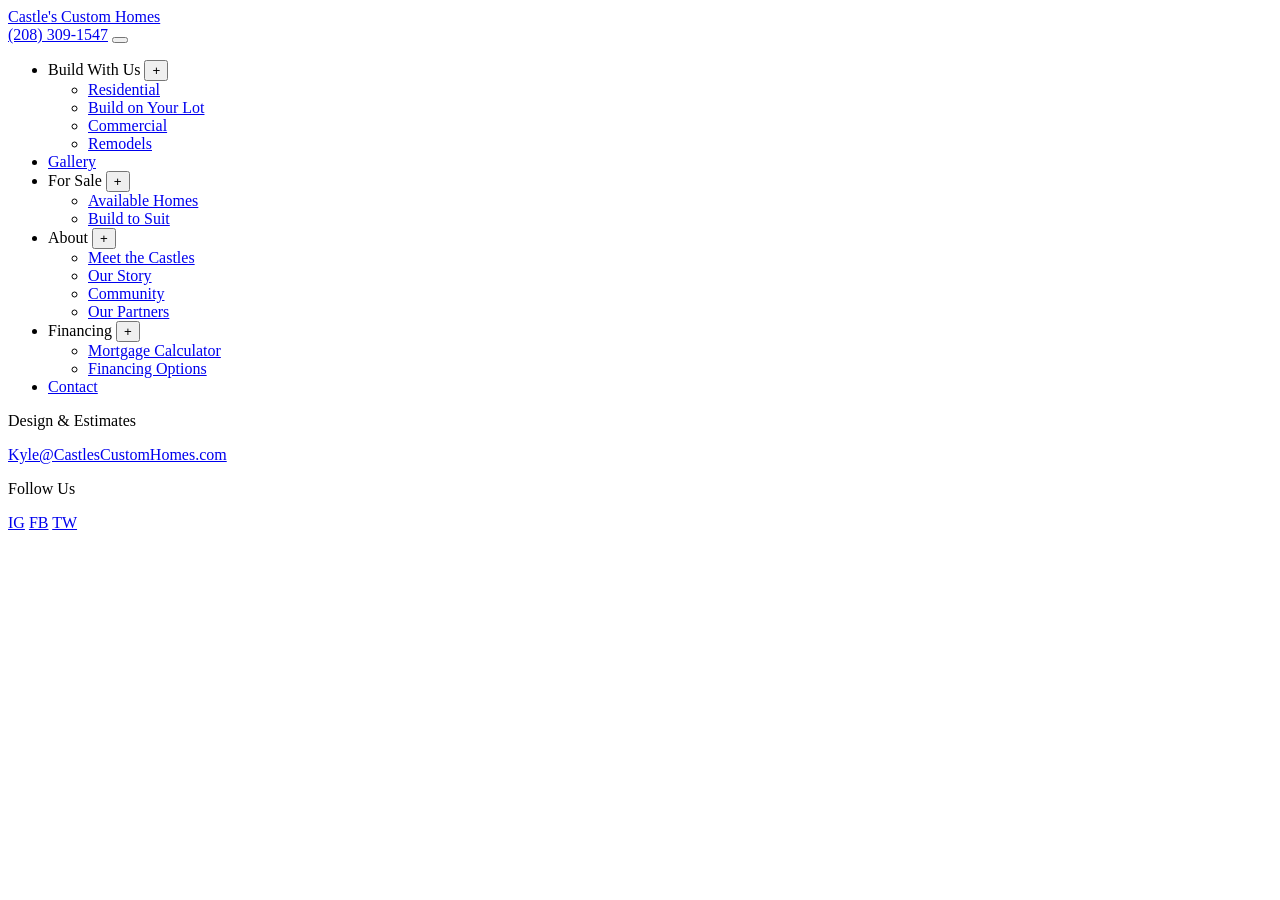
<file: assets/_nav.html>
<!--
  _nav.html — Navigation partial
  Castle's Custom Homes

  USAGE: Copy this block into every page's <body>, just after <body>.
  The data-nav-style attribute on <body> controls transparency:
    - data-nav-style="hero"  → transparent on load, darkens on scroll (Home page)
    - data-nav-style="solid" → always dark (all other pages)

  If you add a new page, just add it to the sub-menu list below.
-->

<nav class="site-nav" id="main-nav">
  <a href="../index.html" class="nav-logo">
    Castle<span class="apostrophe">'</span>s Custom Homes
  </a>
  <div class="nav-right">
    <a href="tel:2083091547" class="nav-phone">(208) 309-1547</a>
    <button class="hamburger" id="hamburger" aria-label="Open menu" aria-expanded="false">
      <span></span><span></span><span></span>
    </button>
  </div>
</nav>

<!-- Full-screen overlay menu -->
<div class="nav-overlay" id="nav-overlay" role="dialog" aria-label="Navigation menu">
  <div class="overlay-accent"></div>
  <div class="nav-overlay-inner">
    <ul class="overlay-menu">

      <!-- Build With Us -->
      <li class="overlay-item">
        <div class="overlay-item-header">
          <span class="overlay-link">Build With Us</span>
          <button class="overlay-toggle" aria-label="Expand Build With Us" onclick="toggleSub(this)">+</button>
        </div>
        <ul class="sub-menu">
          <li><a href="pages/residential.html" onclick="closeNav()">Residential</a></li>
          <li><a href="pages/your-lot.html"    onclick="closeNav()">Build on Your Lot</a></li>
          <li><a href="pages/commercial.html"  onclick="closeNav()">Commercial</a></li>
          <li><a href="pages/remodel.html"     onclick="closeNav()">Remodels</a></li>
        </ul>
      </li>

      <!-- Gallery -->
      <li class="overlay-item">
        <div class="overlay-item-header">
          <a href="pages/gallery.html" class="overlay-link" onclick="closeNav()">Gallery</a>
        </div>
      </li>

      <!-- For Sale -->
      <li class="overlay-item">
        <div class="overlay-item-header">
          <span class="overlay-link">For Sale</span>
          <button class="overlay-toggle" aria-label="Expand For Sale" onclick="toggleSub(this)">+</button>
        </div>
        <ul class="sub-menu">
          <li><a href="pages/for-sale.html" onclick="closeNav()">Available Homes</a></li>
          <li><a href="pages/for-sale.html" onclick="closeNav()">Build to Suit</a></li>
        </ul>
      </li>

      <!-- About -->
      <li class="overlay-item">
        <div class="overlay-item-header">
          <span class="overlay-link">About</span>
          <button class="overlay-toggle" aria-label="Expand About" onclick="toggleSub(this)">+</button>
        </div>
        <ul class="sub-menu">
          <li><a href="pages/about.html" onclick="closeNav()">Meet the Castles</a></li>
          <li><a href="pages/about.html" onclick="closeNav()">Our Story</a></li>
          <li><a href="pages/about.html" onclick="closeNav()">Community</a></li>
          <li><a href="pages/about.html" onclick="closeNav()">Our Partners</a></li>
        </ul>
      </li>

      <!-- Financing -->
      <li class="overlay-item">
        <div class="overlay-item-header">
          <span class="overlay-link">Financing</span>
          <button class="overlay-toggle" aria-label="Expand Financing" onclick="toggleSub(this)">+</button>
        </div>
        <ul class="sub-menu">
          <li><a href="pages/financing.html" onclick="closeNav()">Mortgage Calculator</a></li>
          <li><a href="pages/financing.html" onclick="closeNav()">Financing Options</a></li>
        </ul>
      </li>

      <!-- Contact -->
      <li class="overlay-item">
        <div class="overlay-item-header">
          <a href="pages/contact.html" class="overlay-link" onclick="closeNav()">Contact</a>
        </div>
      </li>

    </ul>

    <div class="overlay-footer">
      <div>
        <p class="overlay-contact-label">Design & Estimates</p>
        <p class="overlay-contact-val">
          <a href="mailto:kyle@castlescustomhomes.com">Kyle@CastlesCustomHomes.com</a>
        </p>
      </div>
      <div>
        <p class="overlay-contact-label">Follow Us</p>
        <div class="overlay-socials">
          <a href="https://instagram.com/castlescustomhomes" class="overlay-social" target="_blank">IG</a>
          <a href="https://facebook.com/Castles-Custom-Homes-271304149964379" class="overlay-social" target="_blank">FB</a>
          <a href="https://twitter.com/castlescustom" class="overlay-social" target="_blank">TW</a>
        </div>
      </div>
    </div>
  </div>
</div>
</file>
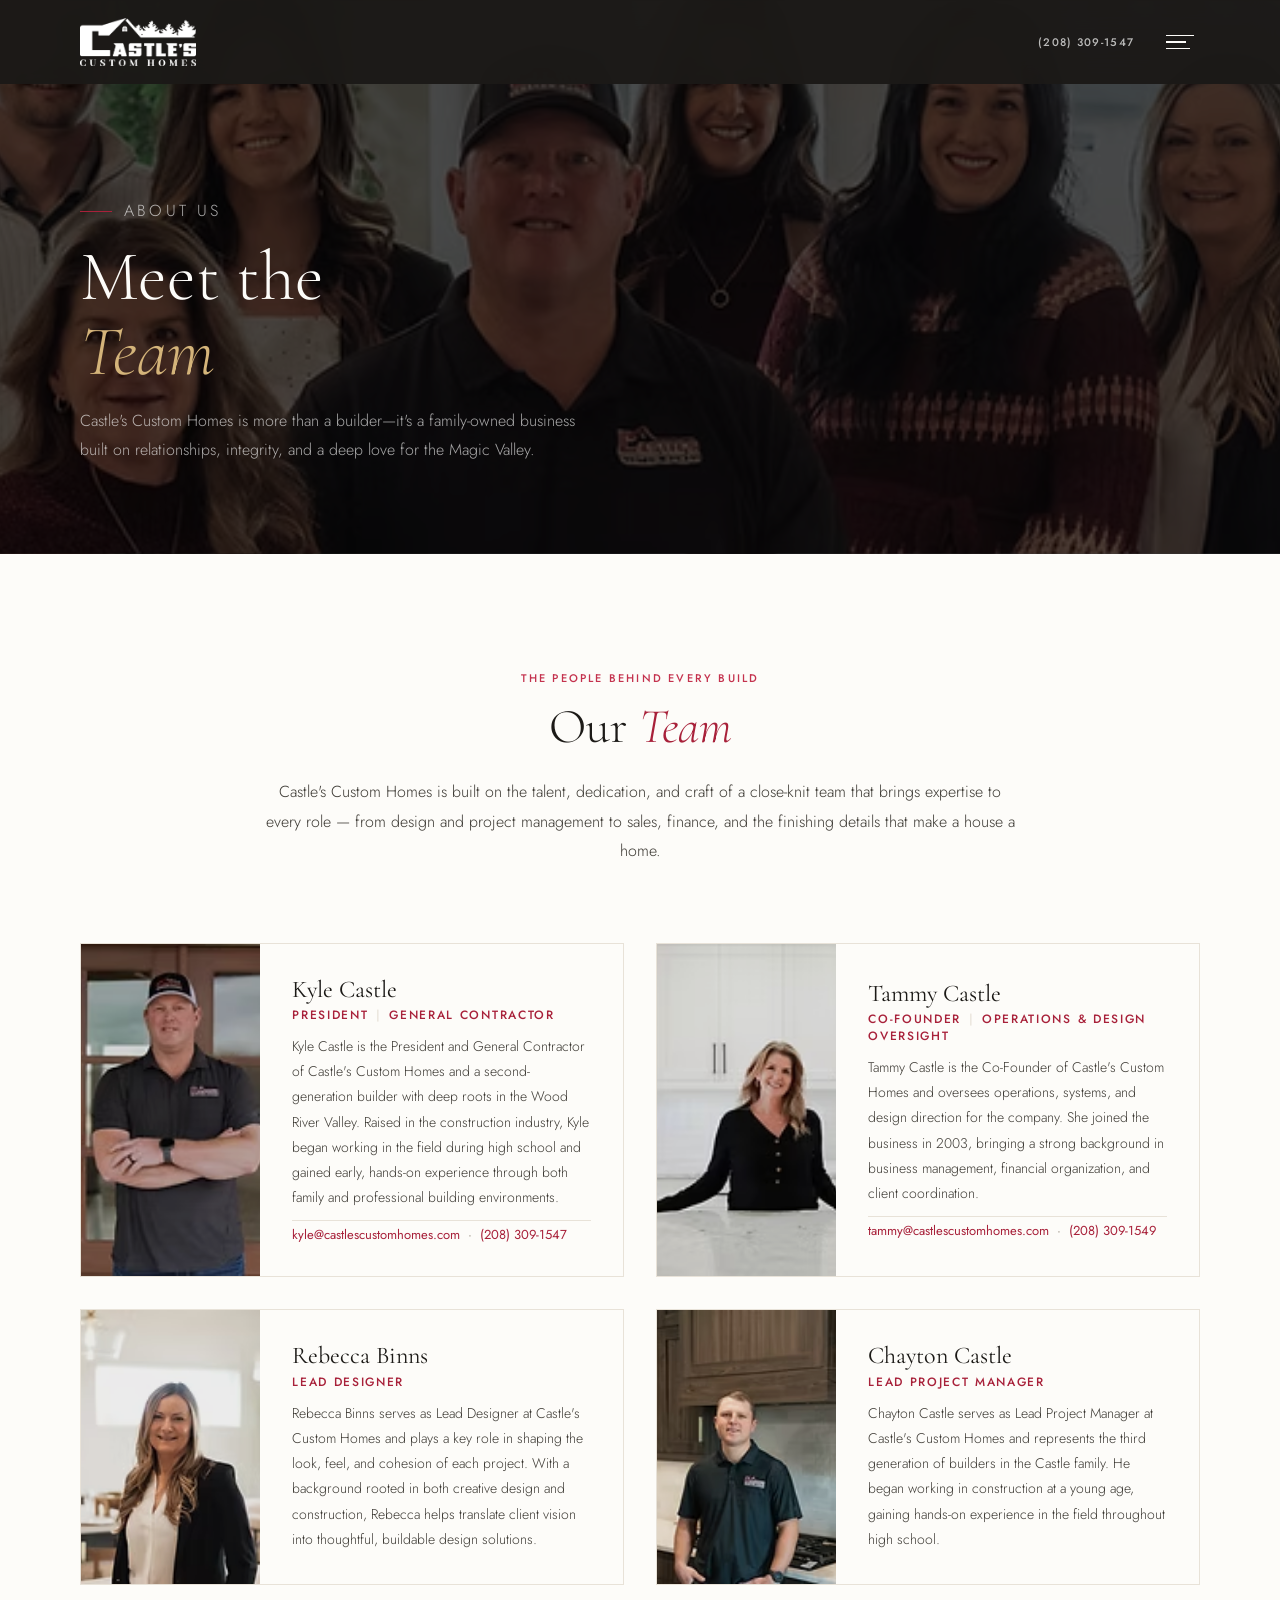
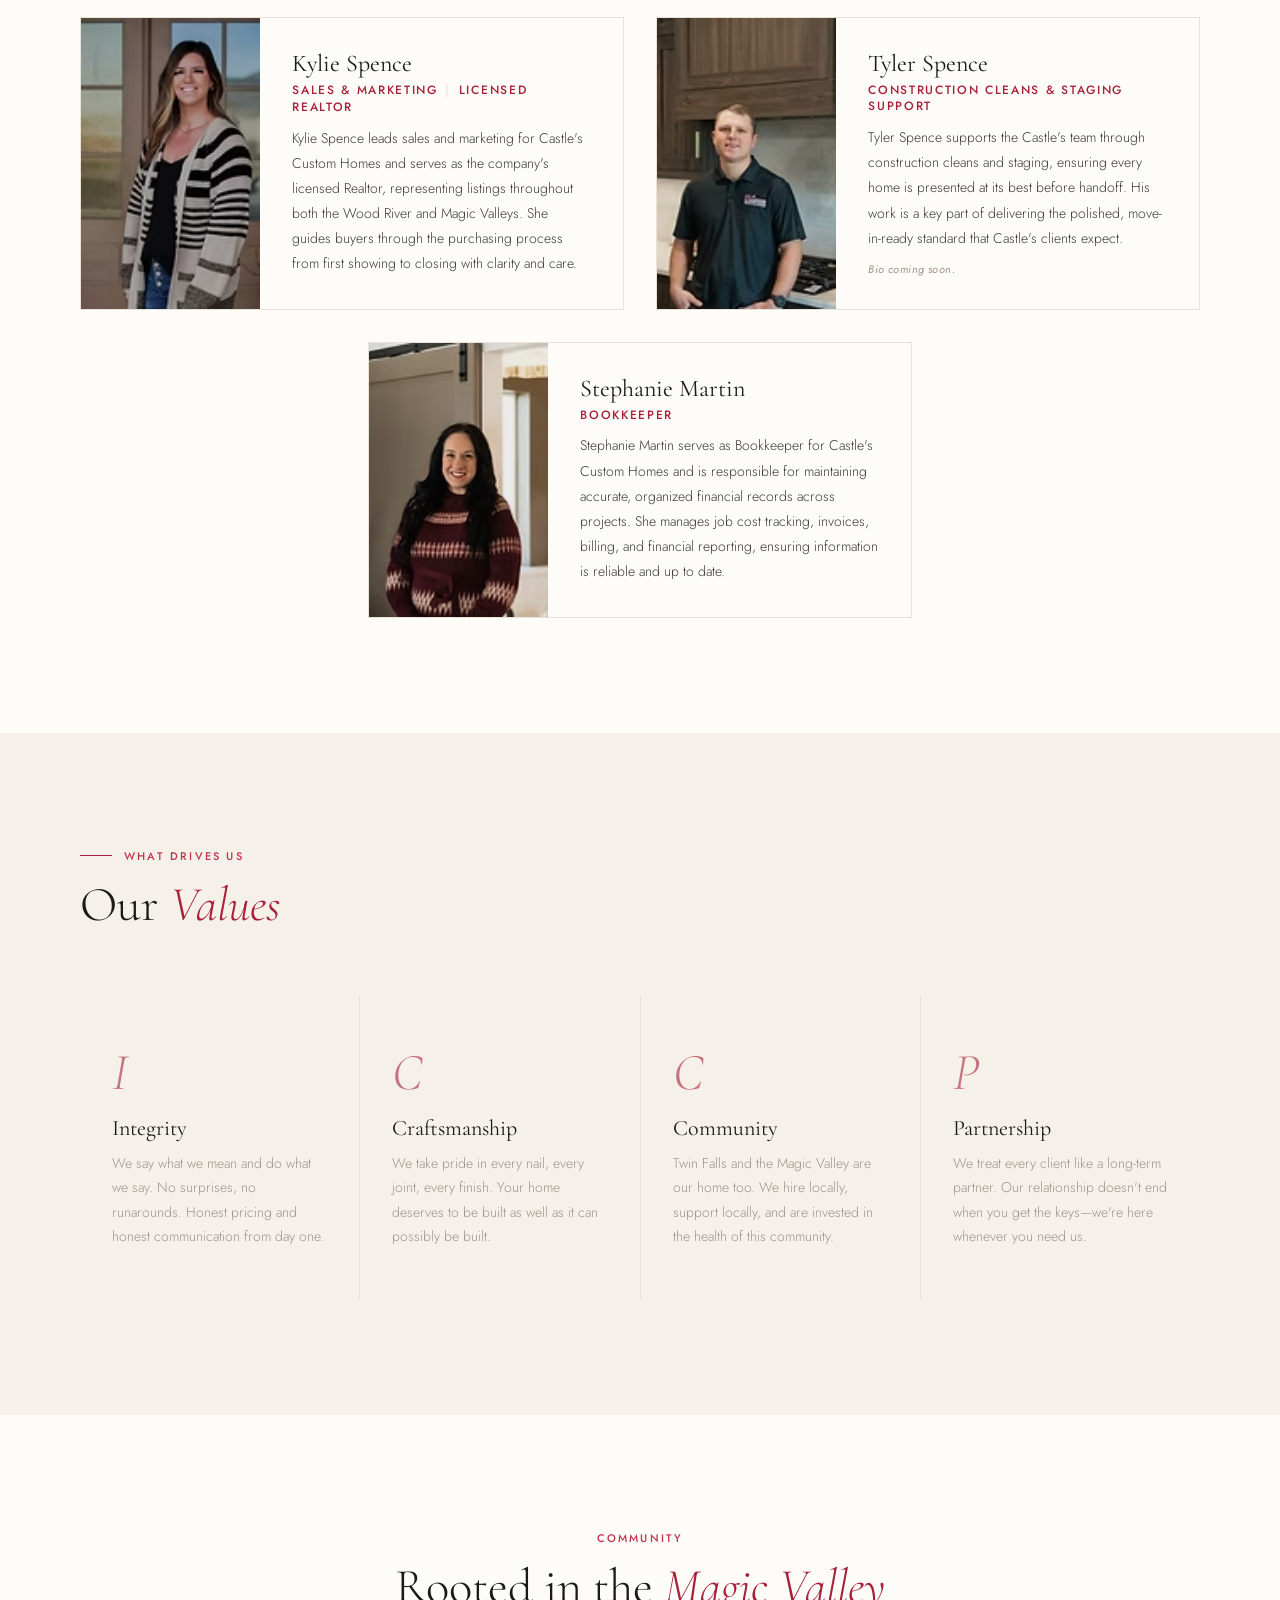
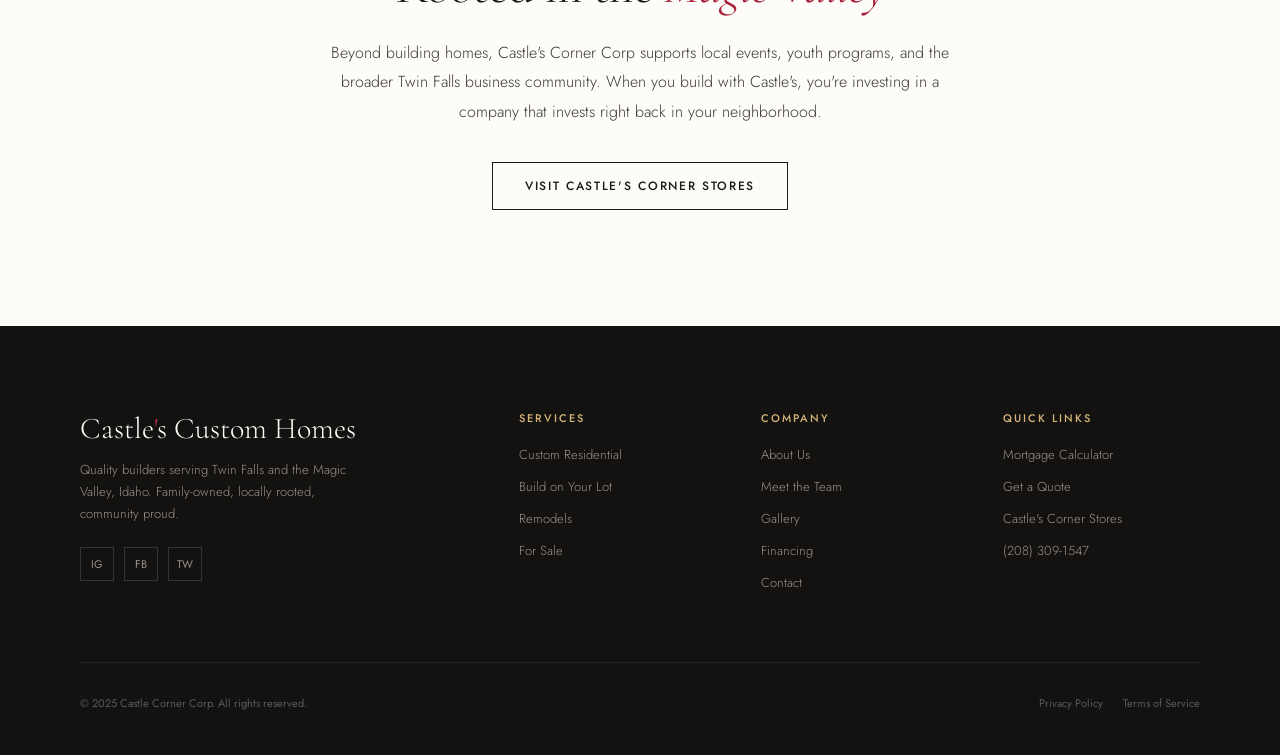
<file: pages/about.html>
<!DOCTYPE html>
<html lang="en">
<head>
  <meta charset="UTF-8">
  <meta name="viewport" content="width=device-width, initial-scale=1.0">
  <title>About Us | Castle's Custom Homes</title>
  <link rel="preconnect" href="https://fonts.googleapis.com">
  <link href="https://fonts.googleapis.com/css2?family=Cormorant+Garamond:ital,wght@0,300;0,400;0,600;1,300;1,400&family=Jost:wght@300;400;500&display=swap" rel="stylesheet">
  <link rel="stylesheet" href="../css/variables.css">
  <link rel="stylesheet" href="../css/global.css">
  <link rel="stylesheet" href="../css/nav.css">
  <link rel="stylesheet" href="../css/footer.css">
  <link rel="stylesheet" href="../css/pages.css">
  <meta http-equiv="X-Content-Type-Options" content="nosniff">
  <meta http-equiv="X-Frame-Options" content="SAMEORIGIN">
  <meta http-equiv="X-XSS-Protection" content="1; mode=block">
  <meta name="referrer" content="strict-origin-when-cross-origin">
</head>
<body data-nav-style="solid">
  <nav class="site-nav" id="main-nav">
    <a href="../index.html" class="nav-logo"><img loading="lazy" src="../assets/images/LogoWhite.png" alt="Castle's Custom Homes Logo"></a>
    <div class="nav-right">
      <a href="tel:2083091547" class="nav-phone">(208) 309-1547</a>
      <button class="hamburger" id="hamburger" aria-label="Open menu" aria-expanded="false">
        <span></span><span></span><span></span>
      </button>
    </div>
  </nav>
  <div class="nav-overlay" id="nav-overlay" role="dialog" aria-label="Navigation menu">
    <div class="overlay-accent"></div>
    <div class="nav-overlay-inner">
      <ul class="overlay-menu">
        <li class="overlay-item">
          <div class="overlay-item-header">
            <a class="overlay-link" href="#" onclick="toggleSub(this.parentElement.querySelector('.overlay-toggle')); return false;">Build With Us</a>
            <button class="overlay-toggle" aria-label="Expand" onclick="toggleSub(this)">+</button>
          </div>
          <ul class="sub-menu">
            <li><a href="residential.html" onclick="closeNav()">Residential</a></li>
            <li><a href="your-lot.html"    onclick="closeNav()">Build on Your Lot</a></li>
            <li><a href="remodel.html"     onclick="closeNav()">Remodels</a></li>
          </ul>
        </li>
        <li class="overlay-item">
          <div class="overlay-item-header">
            <a href="gallery.html" class="overlay-link" onclick="closeNav()">Gallery</a>
          </div>
        </li>
        <li class="overlay-item">
          <div class="overlay-item-header">
            <a class="overlay-link" href="#" onclick="toggleSub(this.parentElement.querySelector('.overlay-toggle')); return false;">For Sale</a>
            <button class="overlay-toggle" aria-label="Expand" onclick="toggleSub(this)">+</button>
          </div>
          <ul class="sub-menu">
            <li><a href="for-sale.html" onclick="closeNav()">Available Homes</a></li>
            <li><a href="lots.html" onclick="closeNav()">Lots</a></li>
          </ul>
        </li>
        <li class="overlay-item">
          <div class="overlay-item-header">
            <a class="overlay-link" href="#" onclick="toggleSub(this.parentElement.querySelector('.overlay-toggle')); return false;">About</a>
            <button class="overlay-toggle" aria-label="Expand" onclick="toggleSub(this)">+</button>
          </div>
          <ul class="sub-menu">
            <li><a href="about.html" onclick="closeNav()">Meet the Team</a></li>
            <li><a href="our-story.html" onclick="closeNav()">Our Story</a></li>
            <li><a href="community.html" onclick="closeNav()">Community</a></li>
            <li><a href="partners.html" onclick="closeNav()">Our Partners</a></li>
          </ul>
        </li>
        <li class="overlay-item">
          <div class="overlay-item-header">
            <a class="overlay-link" href="#" onclick="toggleSub(this.parentElement.querySelector('.overlay-toggle')); return false;">Financing</a>
            <button class="overlay-toggle" aria-label="Expand" onclick="toggleSub(this)">+</button>
          </div>
          <ul class="sub-menu">
            <li><a href="financing.html" onclick="closeNav()">Mortgage Calculator</a></li>
            <li><a href="financing.html" onclick="closeNav()">Financing Options</a></li>
          </ul>
        </li>
        <li class="overlay-item">
          <div class="overlay-item-header">
            <a href="contact.html" class="overlay-link" onclick="closeNav()">Contact</a>
          </div>
        </li>
      </ul>
      <div class="overlay-footer">
        <div>
          <p class="overlay-contact-label">Design & Estimates</p>
          <p class="overlay-contact-val"><a href="mailto:kyle@castlescustomhomes.com">Kyle@CastlesCustomHomes.com</a></p>
        </div>
        <div>
          <p class="overlay-contact-label">Follow Us</p>
          <div class="overlay-socials">
            <a href="https://instagram.com/castlescustomhomes" class="overlay-social" target="_blank" rel="noopener noreferrer">IG</a>
            <a href="https://facebook.com/Castles-Custom-Homes-271304149964379" class="overlay-social" target="_blank" rel="noopener noreferrer">FB</a>
            <a href="https://twitter.com/castlescustom" class="overlay-social" target="_blank" rel="noopener noreferrer">TW</a>
          </div>
        </div>
      </div>
    </div>
  </div>

  <div class="page-hero">
    <div class="page-hero-bg" style="background-image:url('../assets/images/people/team1.png')"></div>
    <div class="page-hero-content">
      <p class="page-hero-eyebrow">About Us</p>
      <h1>Meet the<br><em>Team</em></h1>
      <p>Castle's Custom Homes is more than a builder—it's a family-owned business built on relationships, integrity, and a deep love for the Magic Valley.</p>
    </div>
  </div>

  <div class="content-section">
    <div class="reveal" style="max-width:760px;margin:0 auto clamp(40px,6vw,80px);text-align:center;">
      <p class="section-eyebrow center">The People Behind Every Build</p>
      <h2 class="section-title" style="margin-bottom:24px;">Our <em>Team</em></h2>
      <p class="section-body">Castle's Custom Homes is built on the talent, dedication, and craft of a close-knit team that brings expertise to every role — from design and project management to sales, finance, and the finishing details that make a house a home.</p>
    </div>
    <div class="team-grid-full">

      <div class="team-card-new reveal">
        <div class="team-card-img-wrap">
          <img loading="lazy" src="../assets/images/people/kyleCastle2.png" alt="Kyle Castle">
        </div>
        <div class="team-card-body">
          <div class="team-card-header">
            <div>
              <h3 class="team-name-new">Kyle Castle</h3>
              <p class="team-role-new">President <span class="role-divider">|</span> General Contractor</p>
            </div>
          </div>
          <p class="team-bio-new">Kyle Castle is the President and General Contractor of Castle's Custom Homes and a second-generation builder with deep roots in the Wood River Valley. Raised in the construction industry, Kyle began working in the field during high school and gained early, hands-on experience through both family and professional building environments.</p>
          <p class="team-contact-new"><a href="mailto:kyle@castlescustomhomes.com">kyle@castlescustomhomes.com</a> &nbsp;·&nbsp; <a href="tel:2083091547">(208) 309-1547</a></p>
        </div>
      </div>

      <div class="team-card-new reveal reveal-delay-1">
        <div class="team-card-img-wrap">
          <img loading="lazy" src="../assets/images/people/tammyCastle2.png" alt="Tammy Castle">
        </div>
        <div class="team-card-body">
          <div class="team-card-header">
            <div>
              <h3 class="team-name-new">Tammy Castle</h3>
              <p class="team-role-new">Co-Founder <span class="role-divider">|</span> Operations &amp; Design Oversight</p>
            </div>
          </div>
          <p class="team-bio-new">Tammy Castle is the Co-Founder of Castle's Custom Homes and oversees operations, systems, and design direction for the company. She joined the business in 2003, bringing a strong background in business management, financial organization, and client coordination.</p>
          <p class="team-contact-new"><a href="mailto:tammy@castlescustomhomes.com">tammy@castlescustomhomes.com</a> &nbsp;·&nbsp; <a href="tel:2083091549">(208) 309-1549</a></p>
        </div>
      </div>

      <div class="team-card-new reveal">
        <div class="team-card-img-wrap">
          <img loading="lazy" src="../assets/images/people/rebeccaBinns.png" alt="Rebecca Binns">
        </div>
        <div class="team-card-body">
          <div class="team-card-header">
            <div>
              <h3 class="team-name-new">Rebecca Binns</h3>
              <p class="team-role-new">Lead Designer</p>
            </div>
          </div>
          <p class="team-bio-new">Rebecca Binns serves as Lead Designer at Castle's Custom Homes and plays a key role in shaping the look, feel, and cohesion of each project. With a background rooted in both creative design and construction, Rebecca helps translate client vision into thoughtful, buildable design solutions.</p>
        </div>
      </div>

      <div class="team-card-new reveal reveal-delay-1">
        <div class="team-card-img-wrap">
          <img loading="lazy" src="../assets/images/people/chaytonCastle.png" alt="Chayton Castle">
        </div>
        <div class="team-card-body">
          <div class="team-card-header">
            <div>
              <h3 class="team-name-new">Chayton Castle</h3>
              <p class="team-role-new">Lead Project Manager</p>
            </div>
          </div>
          <p class="team-bio-new">Chayton Castle serves as Lead Project Manager at Castle's Custom Homes and represents the third generation of builders in the Castle family. He began working in construction at a young age, gaining hands-on experience in the field throughout high school.</p>
        </div>
      </div>

      <div class="team-card-new reveal">
        <div class="team-card-img-wrap">
          <img loading="lazy" src="../assets/images/people/kylieSpence.png" alt="Kylie Spence">
        </div>
        <div class="team-card-body">
          <div class="team-card-header">
            <div>
              <h3 class="team-name-new">Kylie Spence</h3>
              <p class="team-role-new">Sales &amp; Marketing <span class="role-divider">|</span> Licensed Realtor</p>
            </div>
          </div>
          <p class="team-bio-new">Kylie Spence leads sales and marketing for Castle's Custom Homes and serves as the company's licensed Realtor, representing listings throughout both the Wood River and Magic Valleys. She guides buyers through the purchasing process from first showing to closing with clarity and care.</p>
        </div>
      </div>

      <div class="team-card-new reveal reveal-delay-1">
        <div class="team-card-img-wrap">
          <img loading="lazy" src="../assets/images/people/tylerSpence.png" alt="Tyler Spence">
        </div>
        <div class="team-card-body">
          <div class="team-card-header">
            <div>
              <h3 class="team-name-new">Tyler Spence</h3>
              <p class="team-role-new">Construction Cleans &amp; Staging Support</p>
            </div>
          </div>
          <p class="team-bio-new">Tyler Spence supports the Castle's team through construction cleans and staging, ensuring every home is presented at its best before handoff. His work is a key part of delivering the polished, move-in-ready standard that Castle's clients expect.</p>
          <p class="team-bio-note">Bio coming soon.</p>
        </div>
      </div>

      <div class="team-card-new team-card-new--centered reveal">
        <div class="team-card-img-wrap">
          <img loading="lazy" src="../assets/images/people/stephanieMartin.png" alt="Stephanie Martin">
        </div>
        <div class="team-card-body">
          <div class="team-card-header">
            <div>
              <h3 class="team-name-new">Stephanie Martin</h3>
              <p class="team-role-new">Bookkeeper</p>
            </div>
          </div>
          <p class="team-bio-new">Stephanie Martin serves as Bookkeeper for Castle's Custom Homes and is responsible for maintaining accurate, organized financial records across projects. She manages job cost tracking, invoices, billing, and financial reporting, ensuring information is reliable and up to date.</p>
        </div>
      </div>

    </div>
  </div>

  <div class="content-section cream">
    <div class="reveal">
      <p class="section-eyebrow">What Drives Us</p>
      <h2 class="section-title">Our <em>Values</em></h2>
    </div>
    <div class="values-grid">
      <div class="value-item reveal"><div class="value-icon">I</div><h3 class="value-title">Integrity</h3><p class="value-desc">We say what we mean and do what we say. No surprises, no runarounds. Honest pricing and honest communication from day one.</p></div>
      <div class="value-item reveal reveal-delay-1"><div class="value-icon">C</div><h3 class="value-title">Craftsmanship</h3><p class="value-desc">We take pride in every nail, every joint, every finish. Your home deserves to be built as well as it can possibly be built.</p></div>
      <div class="value-item reveal reveal-delay-2"><div class="value-icon">C</div><h3 class="value-title">Community</h3><p class="value-desc">Twin Falls and the Magic Valley are our home too. We hire locally, support locally, and are invested in the health of this community.</p></div>
      <div class="value-item reveal reveal-delay-3"><div class="value-icon">P</div><h3 class="value-title">Partnership</h3><p class="value-desc">We treat every client like a long-term partner. Our relationship doesn't end when you get the keys—we're here whenever you need us.</p></div>
    </div>
  </div>

  <div class="content-section">
    <div class="reveal" style="text-align:center;max-width:640px;margin:0 auto;">
      <p class="section-eyebrow center">Community</p>
      <h2 class="section-title" style="margin-bottom:24px;">Rooted in the <em>Magic Valley</em></h2>
      <p class="section-body" style="margin-bottom:36px;">Beyond building homes, Castle's Corner Corp supports local events, youth programs, and the broader Twin Falls business community. When you build with Castle's, you're investing in a company that invests right back in your neighborhood.</p>
      <a href="http://www.castlescornercorp.com" class="btn-outline" target="_blank" rel="noopener noreferrer">Visit Castle's Corner Stores</a>
    </div>
  </div>

  <footer>
    <div class="footer-top">
      <div>
        <p class="footer-brand">Castle<span>'</span>s Custom Homes</p>
        <p class="footer-tagline">Quality builders serving Twin Falls and the Magic Valley, Idaho. Family-owned, locally rooted, community proud.</p>
        <div class="footer-socials">
          <a href="https://instagram.com/castlescustomhomes" class="footer-social" target="_blank" rel="noopener noreferrer">IG</a>
          <a href="https://facebook.com/Castles-Custom-Homes-271304149964379" class="footer-social" target="_blank" rel="noopener noreferrer">FB</a>
          <a href="https://twitter.com/castlescustom" class="footer-social" target="_blank" rel="noopener noreferrer">TW</a>
        </div>
      </div>
      <div>
        <p class="footer-col-title">Services</p>
        <ul class="footer-links">
          <li><a href="residential.html">Custom Residential</a></li>
          <li><a href="your-lot.html">Build on Your Lot</a></li>
          <li><a href="remodel.html">Remodels</a></li>
          <li><a href="for-sale.html">For Sale</a></li>
        </ul>
      </div>
      <div>
        <p class="footer-col-title">Company</p>
        <ul class="footer-links">
          <li><a href="about.html">About Us</a></li>
          <li><a href="about.html">Meet the Team</a></li>
          <li><a href="gallery.html">Gallery</a></li>
          <li><a href="financing.html">Financing</a></li>
          <li><a href="contact.html">Contact</a></li>
        </ul>
      </div>
      <div>
        <p class="footer-col-title">Quick Links</p>
        <ul class="footer-links">
          <li><a href="financing.html">Mortgage Calculator</a></li>
          <li><a href="contact.html">Get a Quote</a></li>
          <li><a href="http://www.castlescornercorp.com" target="_blank" rel="noopener noreferrer">Castle's Corner Stores</a></li>
          <li><a href="tel:2083091547">(208) 309-1547</a></li>
        </ul>
      </div>
    </div>
    <div class="footer-bottom">
      <p class="footer-copyright">© 2025 Castle Corner Corp. All rights reserved.</p>
      <div class="footer-legal"><a href="#">Privacy Policy</a><a href="#">Terms of Service</a></div>
    </div>
  </footer>
  <script src="../js/nav.js"></script>
  <script src="../js/reveal.js"></script>
</body>
</html>
</file>
<file: css/variables.css>
/* ============================================================
   variables.css  —  Design tokens, fluid spacing, global reset
   Castle's Custom Homes
   ============================================================

   This is the SINGLE SOURCE OF TRUTH for all design decisions.
   Change a color, font, or spacing value HERE and it updates
   everywhere on the site automatically.

   Load order: this file must be loaded FIRST in every page's
   <head>, before all other CSS files.
   ============================================================ */


/* ── Global box-sizing reset ────────────────────────────────
   Makes width/height calculations include padding and border,
   which is almost always what you want. Applied to every element.
   ─────────────────────────────────────────────────────────── */
*, *::before, *::after { box-sizing: border-box; margin: 0; padding: 0; }


:root {

  /* ── Color palette ─────────────────────────────────────────
     Neutrals (light → dark):
       --cream      off-white page backgrounds, cream sections
       --stone      borders, dividers, light backgrounds
       --warm-gray  secondary/muted text, labels
       --mid        body copy on light backgrounds
       --dark       dark sections, nav overlay, sidebars
                    also used as the primary text color on dark bgs

     Brand accents:
       --gold          unused in most places, kept for accents
       --gold-light    headings / numbers on dark backgrounds
       --crimson       primary brand color — buttons, borders, accents
       --crimson-light eyebrow labels, hover states, step numbers
       --crimson-muted darker crimson for subtle backgrounds

       --white      near-white, used for text on dark backgrounds
                    and as the card/form background color
  ─────────────────────────────────────────────────────────── */
  --cream:         #F5F1EA;
  --stone:         #E8E2D8;
  --warm-gray:     #9C9488;
  --dark:          #1C1A17;
  --mid:           #3D3A34;
  --gold:          #B8975A;
  --gold-light:    #D4B47A;
  --crimson:       #A8213A;
  --crimson-light: #C4324E;
  --crimson-muted: #7A1829;
  --white:         #FDFCF9;

  /* ── Typography ─────────────────────────────────────────────
     Two font families are loaded via Google Fonts in each page's <head>:
       Cormorant Garamond — serif, used for all headings, large display
                            text, numbers, signatures, and italic accents
       Jost               — clean geometric sans, used for all body copy,
                            labels, buttons, navigation, and UI text

     To change fonts site-wide, update the Google Fonts URL in each
     page's <head> AND update these two variables.
  ─────────────────────────────────────────────────────────── */
  --font-serif: 'Cormorant Garamond', Georgia, serif;
  --font-sans:  'Jost', sans-serif;

  /* ── Fluid horizontal gutter ────────────────────────────────
     This is the left/right padding applied to all full-width sections.
     It scales smoothly with viewport width using CSS clamp():
       320px viewport → 20px gutter (smallest phones)
       ~960px viewport → ~60px gutter (tablets)
       1600px+ viewport → 100px gutter (large desktops)

     Used as: padding: 0 var(--gutter)
     or:      padding: var(--section-v) var(--gutter)
  ─────────────────────────────────────────────────────────── */
  --gutter: clamp(20px, 6.25vw, 100px);

  /* ── Fluid vertical section padding ────────────────────────
     Applied as the top/bottom padding on most content sections.
     Scales from 56px on phones to 120px on large desktops.
     Keeps vertical rhythm consistent without needing breakpoints.
  ─────────────────────────────────────────────────────────── */
  --section-v: clamp(56px, 9vw, 120px);

  /* ── Maximum content width ───────────────────────────────────
     Prevents content from stretching too wide on 4K monitors.
     Applied via max-width: var(--max-w) on inner content wrappers.
     The outer section can still be full-width (e.g. colored backgrounds).
  ─────────────────────────────────────────────────────────── */
  --max-w: 1500px;
}


/* ── Base HTML/body styles ──────────────────────────────────
   scroll-behavior: smooth enables smooth scrolling when
   navigating to anchor links (#section-id).
   overflow-x: hidden prevents any content from causing
   a horizontal scrollbar.
─────────────────────────────────────────────────────────── */
html { scroll-behavior: smooth; }

body {
  font-family: var(--font-sans);
  background: var(--white);
  color: var(--dark);
  overflow-x: hidden;
}

/* Prevent images from ever overflowing their container */
img { display: block; max-width: 100%; }

/* Anchor tags inherit their parent's color by default
   (individual link styles are set where needed) */
a { color: inherit; }
</file>
<file: css/global.css>
/* ============================================================
   global.css  —  Shared components used on every page
   Castle's Custom Homes

   This file defines reusable UI components and layout patterns
   that appear across multiple pages. It is loaded on every page
   after variables.css.

   Contents (in order):
     1. Buttons           — 4 variants: primary, outline, outline-light, ghost
     2. Section labels    — eyebrow text + section titles + body copy
     3. Page hero         — dark hero banner used on all interior pages
     4. Stats bar         — 4-column stat strip (home page)
     5. Content section   — standard padded section wrapper
     6. Two-column layout — image + text side-by-side sections
     7. Feature list      — bulleted list with crimson dot markers
     8. Cards grid        — 3-column card layout used on service pages
     9. CTA band          — dark split section with image + call to action
    10. Testimonials      — review card layout (static; carousel in testimonials.css)
    11. Scroll reveal      — animation classes driven by js/reveal.js
    12. Responsive rules  — breakpoint overrides for all the above
   ============================================================ */


/* ═══════════════════════════════════════════════════════════
   1. BUTTONS
   Four variants covering all use cases:
     .btn-primary      — solid crimson, used for primary CTAs
     .btn-outline      — transparent with dark border, on light backgrounds
     .btn-outline-light — transparent with white border, on dark backgrounds
     .btn-ghost        — text-only with arrow, for secondary links
═══════════════════════════════════════════════════════════ */

.btn-primary {
  font-family: var(--font-sans); font-size: 12px; font-weight: 500;
  letter-spacing: .14em; text-transform: uppercase;
  color: var(--white); background: var(--crimson);
  padding: 15px clamp(22px,2.5vw,38px);
  border: none; text-decoration: none; cursor: pointer;
  display: inline-block; transition: background .25s; white-space: nowrap;
}
.btn-primary:hover { background: var(--crimson-light); }

/* Use on light/cream backgrounds */
.btn-outline {
  font-family: var(--font-sans); font-size: 12px; font-weight: 500;
  letter-spacing: .14em; text-transform: uppercase;
  color: var(--dark); background: transparent;
  border: 1px solid var(--dark); padding: 14px clamp(22px,2.5vw,38px);
  text-decoration: none; cursor: pointer; display: inline-block;
  transition: background .25s, color .25s; white-space: nowrap;
}
.btn-outline:hover { background: var(--dark); color: var(--white); }

/* Use on dark backgrounds (CTA bands, dark sections) */
.btn-outline-light {
  font-family: var(--font-sans); font-size: 12px; font-weight: 500;
  letter-spacing: .14em; text-transform: uppercase;
  color: var(--white); background: transparent;
  border: 1px solid rgba(255,255,255,.4); padding: 14px clamp(22px,2.5vw,38px);
  text-decoration: none; cursor: pointer; display: inline-block;
  transition: background .25s, border-color .25s; white-space: nowrap;
}
.btn-outline-light:hover { background: rgba(255,255,255,.1); border-color: rgba(255,255,255,.7); }

/* Text-only link with animated → arrow; use for secondary navigation */
.btn-ghost {
  font-family: var(--font-sans); font-size: 12px; font-weight: 500;
  letter-spacing: .14em; text-transform: uppercase;
  color: var(--dark); text-decoration: none;
  display: inline-flex; align-items: center; gap: 8px;
  cursor: pointer; transition: color .2s; white-space: nowrap;
}
.btn-ghost::after { content:'→'; font-size: 16px; transition: transform .2s; }
.btn-ghost:hover::after { transform: translateX(4px); }  /* Arrow slides right on hover */
.btn-ghost:hover { color: var(--crimson); }


/* ═══════════════════════════════════════════════════════════
   2. SECTION LABELS
   Consistent heading hierarchy used throughout the site:
     .section-eyebrow   — small caps label with red line (e.g. "What We Build")
     .section-title     — large serif heading (e.g. "Crafted for Every Stage of Life")
     .section-body      — fluid body copy beneath headings
═══════════════════════════════════════════════════════════ */

/* Small uppercase label with a short red line before it */
.section-eyebrow {
  font-size: 11px; font-weight: 500; letter-spacing: .2em; text-transform: uppercase;
  color: var(--crimson-light); margin-bottom: 14px;
  display: flex; align-items: center; gap: 12px;
}
/* The red horizontal line that precedes the eyebrow text */
.section-eyebrow::before { content:''; display:block; width:32px; height:1px; background:var(--crimson); flex-shrink:0; }
/* .center variant: centers the eyebrow and hides the line (used in testimonials, gallery, etc.) */
.section-eyebrow.center { justify-content: center; }
.section-eyebrow.center::before { display: none; }

/* Main section heading — fluid size from 28px (phone) to 58px (desktop) */
.section-title {
  font-family: var(--font-serif);
  font-size: clamp(28px, 3.8vw, 58px);
  font-weight: 300; line-height: 1.1; color: var(--dark);
}
/* <em> inside a title renders in italic crimson (e.g. "Our <em>Craft</em>") */
.section-title em { font-style: italic; color: var(--crimson); }
/* .light variants for dark section backgrounds */
.section-title.light { color: var(--white); }
.section-title.light em { color: var(--gold-light); }

/* Reusable body copy paragraph beneath a section heading */
.section-body {
  font-size: clamp(14px, 1.4vw, 16px);
  font-weight: 300;
  line-height: 1.85;
  color: var(--mid);
}
/* .centered: constrains width and centers for intro paragraphs */
.section-body.centered {
  text-align: center;
  max-width: 680px;
  margin-left: auto;
  margin-right: auto;
}


/* ═══════════════════════════════════════════════════════════
   3. PAGE HERO (interior pages only)
   Dark full-width banner used at the top of every page except
   the home page (which has its own full-screen hero in home.css).

   Structure:
     .page-hero            — outer container with dark bg + padding
       .page-hero-bg       — absolute-positioned background image (darkened)
       .page-hero-content  — z-indexed text container
         .page-hero-eyebrow
         h1
         p
═══════════════════════════════════════════════════════════ */

.page-hero {
  position: relative; background: var(--dark); overflow: hidden;
  /* Top padding accounts for the fixed nav bar height */
  padding: clamp(110px,14vw,200px) var(--gutter) clamp(56px,7vw,100px);
}
/* Background photo is absolutely positioned and darkened with brightness filter */
.page-hero-bg { position: absolute; inset: 0; background-size: cover; background-position: center; filter: brightness(.3); }
/* Text sits above the background image via z-index */
.page-hero-content { position: relative; z-index: 2; max-width: 700px; }
.page-hero-eyebrow {
  font-size: 11px; font-weight: 500; letter-spacing: .2em; text-transform: uppercase;
  color: var(--crimson-light); margin-bottom: 14px;
  display: flex; align-items: center; gap: 12px;
}
.page-hero-eyebrow::before { content:''; display:block; width:32px; height:1px; background:var(--crimson); flex-shrink:0; }
.page-hero h1 {
  font-family: var(--font-serif);
  font-size: clamp(36px, 5.5vw, 76px);
  font-weight: 300; color: var(--white); line-height: 1.06;
}
.page-hero h1 em { font-style: italic; color: var(--gold-light); }
.page-hero p {
  font-size: clamp(14px, 1.4vw, 16px); font-weight: 300; line-height: 1.8;
  color: rgba(255,255,255,.65); max-width: 520px; margin-top: 18px;
}


/* ═══════════════════════════════════════════════════════════
   4. STATS BAR
   4-column dark strip showing key numbers (home page only).
   The 1px gap between columns is created by setting gap:1px on
   the grid and a different background on the wrapper vs items.
═══════════════════════════════════════════════════════════ */

.stats-bar {
  background: var(--mid);  /* This color shows as the 1px gap between columns */
  display: grid; grid-template-columns: repeat(4,1fr); gap: 1px;
}
.stat-item {
  background: var(--dark);
  padding: clamp(18px,3vw,32px) clamp(12px,2vw,32px);
  text-align: center;
}
.stat-number { font-family: var(--font-serif); font-size: clamp(28px,4vw,48px); font-weight: 300; color: var(--gold-light); line-height: 1; margin-bottom: 5px; }
.stat-label  { font-size: clamp(9px,.9vw,11px); font-weight: 500; letter-spacing: .14em; text-transform: uppercase; color: var(--warm-gray); }


/* ═══════════════════════════════════════════════════════════
   5. CONTENT SECTION
   Standard padded wrapper for page content areas.
   Modifiers:
     .cream  — off-white background (alternates with white for visual rhythm)
     .dark   — dark background (used for the Why Castle's section, etc.)

   The > * rule caps child width at --max-w and centers them,
   preventing content from stretching on 4K screens.
═══════════════════════════════════════════════════════════ */

.content-section { padding: var(--section-v) var(--gutter); }
.content-section.cream { background: var(--cream); }
.content-section.dark  { background: var(--dark); }
/* Direct children are constrained and centered for wide screens */
.content-section > * { max-width: var(--max-w); margin-left: auto; margin-right: auto; }


/* ═══════════════════════════════════════════════════════════
   6. TWO-COLUMN LAYOUT
   Image on one side, text on the other.
   .flip reverses the order (text left, image right) using RTL
   direction trick — child elements reset to LTR so text isn't affected.
═══════════════════════════════════════════════════════════ */

.two-col {
  display: grid; grid-template-columns: 1fr 1fr;
  gap: clamp(28px,5vw,88px); align-items: center;
  max-width: var(--max-w); margin: 0 auto;
}
/* Reverses column order without changing HTML order (better for accessibility) */
.two-col.flip { direction: rtl; }
.two-col.flip > * { direction: ltr; }  /* Reset text direction inside flipped children */

.col-image { position: relative; }
.col-image img { width: 100%; height: clamp(260px,35vw,520px); object-fit: cover; }
/* Decorative gold border offset behind the image */
.col-image-accent {
  position: absolute; bottom: -18px; right: -18px;
  width: clamp(60px,9vw,140px); height: clamp(60px,9vw,140px);
  border: 2px solid var(--gold); z-index: -1;
}

.col-text p { font-size: clamp(14px,1.4vw,16px); font-weight: 300; line-height: 1.85; color: var(--mid); margin: 18px 0 26px; }
.col-text p.light { color: rgba(255,255,255,.65); }  /* For text columns on dark sections */


/* ═══════════════════════════════════════════════════════════
   7. FEATURE LIST
   Bulleted list with a small crimson square before each item.
   .light variant for use on dark backgrounds.
═══════════════════════════════════════════════════════════ */

.feature-list { list-style: none; margin: 22px 0; }
.feature-list li {
  font-size: clamp(13px,1.3vw,15px); font-weight: 300; color: var(--mid);
  padding: 10px 0; border-bottom: 1px solid var(--stone);
  display: flex; align-items: center; gap: 12px;
}
/* Small crimson square bullet */
.feature-list li::before { content:''; display:block; width:6px; height:6px; background:var(--crimson); flex-shrink:0; }
.feature-list.light li { color: rgba(255,255,255,.75); border-color: rgba(255,255,255,.1); }
.feature-list.light li::before { background: var(--gold-light); }


/* ═══════════════════════════════════════════════════════════
   8. CARDS GRID
   3-column grid of content cards used on service and about pages.
   Two visual variants:
     .card           — white card on a light background
     .card.dark-card — semi-transparent card on a dark background

   The 3px bottom border in crimson is the card's signature accent.
   Card numbers (.card-num) are large italic serif numerals.
═══════════════════════════════════════════════════════════ */

.cards-grid {
  display: grid; grid-template-columns: repeat(3,1fr);
  gap: clamp(14px,2vw,26px); margin-top: clamp(36px,5vw,60px);
  max-width: var(--max-w); margin-left: auto; margin-right: auto;
}
.card { background: var(--white); padding: clamp(24px,3vw,44px) clamp(18px,2.5vw,34px); border-bottom: 3px solid var(--crimson); }
.card.dark-card { background: rgba(255,255,255,.04); border-bottom: 3px solid var(--crimson); }
/* Large decorative number — crimson on light cards, muted gold on dark cards */
.card-num { font-family: var(--font-serif); font-size: clamp(32px,4vw,52px); font-weight: 300; font-style: italic; color: var(--crimson-light); line-height: 1; margin-bottom: 14px; }
.card.dark-card .card-num { color: var(--gold-light); opacity: 0.5; }
.card h3  { font-family: var(--font-serif); font-size: clamp(18px,2vw,24px); font-weight: 400; color: var(--dark); margin-bottom: 10px; }
.card.dark-card h3 { color: var(--white); }
.card p   { font-size: clamp(13px,1.2vw,14px); font-weight: 300; line-height: 1.75; color: var(--warm-gray); }


/* ═══════════════════════════════════════════════════════════
   9. CTA BAND
   A full-width dark section split into two columns:
     Left:  a background photo (hidden on mobile)
     Right: heading + body text + action buttons

   Used as a closing section on most content pages.
   The photo column is hidden at ≤1024px so the full width
   is available for the text/buttons on tablets and phones.
═══════════════════════════════════════════════════════════ */

.cta-band {
  background: var(--dark);
  display: grid; grid-template-columns: 1fr 1fr;
  min-height: clamp(360px,40vw,540px);
}
/* Photo side: background-image set via inline style in HTML */
.cta-image { background-size: cover; background-position: center; filter: brightness(.5) sepia(.2); }
.cta-content { padding: clamp(48px,6vw,88px) clamp(32px,5vw,80px); display: flex; flex-direction: column; justify-content: center; }
.cta-body { font-size: clamp(13px,1.3vw,16px); font-weight: 300; line-height: 1.75; color: rgba(255,255,255,.65); margin-bottom: 32px; max-width: 380px; }
.cta-actions { display: flex; gap: 14px; flex-wrap: wrap; align-items: center; }
/* Optional info strip below buttons (address, contact) */
.cta-info { margin-top: 32px; padding-top: 26px; border-top: 1px solid rgba(255,255,255,.1); display: flex; gap: clamp(20px,3vw,44px); flex-wrap: wrap; }
.cta-info-label { font-size: 10px; font-weight: 500; letter-spacing: .18em; text-transform: uppercase; color: var(--warm-gray); margin-bottom: 4px; }
.cta-info-value { font-family: var(--font-serif); font-size: clamp(15px,1.8vw,20px); color: var(--white); font-weight: 300; }


/* ═══════════════════════════════════════════════════════════
   10. TESTIMONIALS (static grid styles)
   These styles define the card appearance used in the static
   testimonials grid. The dynamic carousel behavior (sliding,
   pagination, timer) is handled separately in testimonials.css.

   Note: The .testimonials-grid and related classes here are
   used as a fallback/base; testimonials.css overrides the
   layout when the carousel is active.
═══════════════════════════════════════════════════════════ */

.testimonials { padding: var(--section-v) var(--gutter); text-align: center; background: var(--cream); }
.testimonials > * { max-width: var(--max-w); margin-left: auto; margin-right: auto; }
.testimonials-grid {
  display: grid; grid-template-columns: repeat(3,1fr);
  gap: clamp(14px,2vw,26px); margin-top: clamp(36px,5vw,64px);
  max-width: var(--max-w); margin-left: auto; margin-right: auto;
}
.testimonial-card { background: var(--white); padding: clamp(24px,3vw,42px) clamp(18px,2.5vw,36px); text-align: left; position: relative; }
/* Decorative large opening quote mark, faded */
.testimonial-card::before { content:'"'; font-family: var(--font-serif); font-size: clamp(52px,6vw,84px); color: var(--crimson); opacity: .2; position: absolute; top: 10px; left: 22px; line-height: 1; }
.testimonial-text { font-family: var(--font-serif); font-size: clamp(14px,1.5vw,17px); font-weight: 300; font-style: italic; line-height: 1.75; color: var(--mid); padding-top: 34px; margin-bottom: 22px; }
.testimonial-divider { width: 32px; height: 1px; background: var(--crimson); margin-bottom: 10px; }
.testimonial-author   { font-size: 11px; font-weight: 500; letter-spacing: .12em; text-transform: uppercase; color: var(--dark); }
.testimonial-location { font-size: 11px; color: var(--warm-gray); margin-top: 3px; }


/* ═══════════════════════════════════════════════════════════
   11. SCROLL REVEAL
   Elements with .reveal start hidden and animate into view
   when they enter the viewport. Driven by js/reveal.js which
   adds the .visible class via IntersectionObserver.

   Stagger classes add a delay so grouped items animate in sequence:
     .reveal-delay-1  → 0.1s
     .reveal-delay-2  → 0.2s
     .reveal-delay-3  → 0.3s
═══════════════════════════════════════════════════════════ */

.reveal { opacity: 0; transform: translateY(22px); transition: opacity .8s ease, transform .8s ease; }
.reveal.visible { opacity: 1; transform: none; }
.reveal-delay-1 { transition-delay: .1s; }
.reveal-delay-2 { transition-delay: .2s; }
.reveal-delay-3 { transition-delay: .3s; }


/* ═══════════════════════════════════════════════════════════
   12. RESPONSIVE — GLOBAL BREAKPOINTS
   These override the multi-column layouts above at smaller widths.
   Breakpoints match the system defined in variables.css comments.
═══════════════════════════════════════════════════════════ */

/* Tablet landscape → small laptop (1024px) */
@media (max-width: 1024px) {
  .two-col           { grid-template-columns: 1fr; }    /* Stack image + text vertically */
  .two-col.flip      { direction: ltr; }                 /* Reset RTL flip on small screens */
  .col-image-accent  { display: none; }                  /* Hide decorative gold corner */
  .cards-grid        { grid-template-columns: 1fr 1fr; } /* 3→2 columns */
  .cta-band          { grid-template-columns: 1fr; min-height: auto; }
  .cta-image         { display: none; }                  /* Hide photo; show text full-width */
  .testimonials-grid { grid-template-columns: 1fr 1fr; } /* 3→2 columns */
  .stats-bar         { grid-template-columns: 1fr 1fr; } /* 4→2 columns */
}

/* Tablet portrait (768px) */
@media (max-width: 768px) {
  .testimonials-grid { grid-template-columns: 1fr; }     /* 2→1 column */
}

/* Large phone (480px) */
@media (max-width: 480px) {
  .cards-grid   { grid-template-columns: 1fr; }          /* 2→1 column */
  .cta-actions  { flex-direction: column; align-items: stretch; }
  .cta-actions > * { text-align: center; }               /* Center buttons when stacked */
  .stats-bar    { grid-template-columns: 1fr 1fr; }
}

/* Smallest phones (360px) */
@media (max-width: 360px) {
  .stat-number  { font-size: 26px; }                     /* Prevent stat numbers from clipping */
}


/* ─── Utility: bottom CTA note ────────────────────────────
   Small muted text used above the footer CTA on listing pages.
   Example: "Don't see what you're looking for? We can build it."
─────────────────────────────────────────────────────────── */
.cta-note {
  font-size: 13px;
  font-weight: 300;
  color: var(--warm-gray);
  margin-bottom: 16px;
  letter-spacing: 0.06em;
}
</file>
<file: css/nav.css>
/* ============================================================
   nav.css  —  Fixed top navigation bar + full-screen overlay menu
   Castle's Custom Homes

   Two distinct components live here:

   1. SITE-NAV (.site-nav)
      The fixed bar at the top of every page. Contains the logo
      on the left and the phone number + hamburger button on the right.
      Has three visual states controlled by JS (nav.js):
        .transparent-hero  — fully transparent, used on the home page
                             hero where the full-bleed photo shows through
        .scrolled          — darkens when user scrolls down on hero pages
        .solid             — always dark, used on all interior pages

   2. NAV OVERLAY (.nav-overlay)
      A full-screen dark panel that slides in from the top when the
      hamburger is clicked. Contains the main navigation links,
      sub-menu accordions (Build With Us, For Sale, About, Financing),
      and a footer with contact info and social links.

   Nav behavior is controlled by js/nav.js.
   The data-nav-style attribute on <body> determines which state
   the nav starts in:
     <body data-nav-style="hero">   → transparent, darkens on scroll
     <body data-nav-style="solid">  → always dark
   ============================================================ */


/* ═══════════════════════════════════════════════════════════
   SITE-NAV — Fixed top bar
═══════════════════════════════════════════════════════════ */

.site-nav {
  position: fixed;         /* Stays at top while scrolling */
  top: 0; left: 0; right: 0;
  z-index: 200;            /* Above all page content (overlay is 150) */
  height: clamp(60px,7vw,84px);   /* Fluid height: smaller on phones */
  padding: 0 var(--gutter);
  display: flex;
  align-items: center;
  justify-content: space-between;
  transition: background .4s, backdrop-filter .4s;
}

/* Home page: nav starts transparent so hero photo shows through */
.site-nav.transparent-hero { background: transparent; }

/* Home page: darkens after user scrolls 60px (set in nav.js) */
.site-nav.scrolled { background: rgba(28,26,23,.94); backdrop-filter: blur(14px); }

/* All interior pages: always dark with blur */
.site-nav.solid    { background: rgba(28,26,23,.96); backdrop-filter: blur(14px); }

/* ── Logo ── */
.nav-logo {
  font-family: var(--font-serif);
  font-size: clamp(15px, 1.6vw, 22px);
  font-weight: 400;
  letter-spacing: .03em;
  color: var(--white);
  text-decoration: none;
  z-index: 10;             /* Stays above the overlay clip animation */
  position: relative;
  line-height: 1;
  white-space: nowrap;     /* Prevents logo from wrapping on small screens */
  display: flex;
  align-items: center;
}
/* The red apostrophe in "Castle's" */
.nav-logo .apostrophe { color: var(--crimson-light); }

/* Logo image styling */
.nav-logo img {
  height: clamp(32px, 4vw, 48px) !important;  /* Responsive height that fits nicely in nav */
  width: auto !important;                      /* Maintain aspect ratio */
  max-width: 200px !important;                 /* Cap maximum width */
  max-height: 48px !important;                 /* Cap maximum height */
  display: block !important;
  object-fit: contain !important;
}

/* ── Right side: phone + hamburger ── */
.nav-right {
  display: flex;
  align-items: center;
  gap: clamp(12px, 2vw, 28px);
  z-index: 10;
  position: relative;
}

.nav-phone {
  font-size: 11px;
  font-weight: 500;
  letter-spacing: .12em;
  text-transform: uppercase;
  color: rgba(255,255,255,.7);
  text-decoration: none;
  transition: color .2s;
  white-space: nowrap;
}
.nav-phone:hover { color: var(--gold-light); }


/* ═══════════════════════════════════════════════════════════
   HAMBURGER BUTTON
   Three horizontal lines that animate into an X when open.
   The animation is achieved by rotating/scaling the spans
   with CSS transitions, triggered by adding .open class via JS.
═══════════════════════════════════════════════════════════ */

.hamburger {
  display: flex;
  flex-direction: column;
  justify-content: center;
  gap: 5px;
  width: 40px; height: 40px;
  background: none; border: none;
  cursor: pointer;
  padding: 6px;
  flex-shrink: 0;
}
.hamburger span {
  display: block;
  height: 1.5px;
  background: var(--white);
  /* Animate all line changes: rotation, opacity, width */
  transition: transform .4s cubic-bezier(.23,1,.32,1), opacity .3s, width .3s;
  transform-origin: center;
}
/* Three lines at slightly different widths for visual interest */
.hamburger span:nth-child(1) { width: 28px; }
.hamburger span:nth-child(2) { width: 20px; }
.hamburger span:nth-child(3) { width: 24px; }
.hamburger:hover span { background: var(--gold-light); }

/* When .open is added by JS: lines rotate and collapse into an X */
.hamburger.open span:nth-child(1) { transform: translateY(6.5px) rotate(45deg);  width: 24px; }
.hamburger.open span:nth-child(2) { opacity: 0; transform: scaleX(0); }
.hamburger.open span:nth-child(3) { transform: translateY(-6.5px) rotate(-45deg); width: 24px; }


/* ═══════════════════════════════════════════════════════════
   FULL-SCREEN OVERLAY
   The dark panel that covers the entire screen when the nav
   is opened. Uses clip-path animation to slide in from the top.

   Opening: .open class added by JS → clip-path expands from top
   Closing: .open class removed   → clip-path collapses back up
═══════════════════════════════════════════════════════════ */

.nav-overlay {
  position: fixed;
  inset: 0;               /* Covers entire viewport */
  z-index: 150;           /* Below nav bar (z-index 200) so bar stays visible */
  background: var(--dark);
  display: flex;
  pointer-events: none;   /* Ignore clicks when closed */
  opacity: 0;
  /* clip-path animates the reveal: inset(0 0 100% 0) = completely hidden */
  clip-path: inset(0 0 100% 0);
  transition: clip-path .6s cubic-bezier(.76,0,.24,1), opacity .4s;
}
.nav-overlay.open {
  pointer-events: all;    /* Accept clicks when open */
  opacity: 1;
  clip-path: inset(0 0 0% 0);  /* Fully revealed */
}

/* Inner container: column layout with padding that accounts for the fixed nav height */
.nav-overlay-inner {
  width: 100%;
  display: flex;
  flex-direction: column;
  padding: clamp(80px,12vw,140px) var(--gutter) clamp(32px,5vw,64px);
  overflow-y: auto;       /* Scroll if content is taller than viewport */
}

/* Small red accent bar near the top of the overlay */
.overlay-accent {
  position: absolute;
  top: clamp(56px,7vw,88px);
  left: var(--gutter);
  width: 48px; height: 3px;
  background: var(--crimson);
}


/* ═══════════════════════════════════════════════════════════
   OVERLAY MENU ITEMS
   Each top-level nav item (.overlay-item) contains:
     - An .overlay-item-header with the link/label + optional + button
     - An optional .sub-menu (hidden by default, toggled by JS)

   Items animate in with a staggered delay using transition-delay
   on the nth-child selectors below.
═══════════════════════════════════════════════════════════ */

.overlay-menu { list-style: none; flex: 1; }

.overlay-item {
  border-bottom: 1px solid rgba(255,255,255,.07);  /* Subtle separator */
  overflow: hidden;
}

.overlay-item-header {
  display: flex;
  align-items: center;
  justify-content: space-between;
  padding: clamp(12px,1.8vw,22px) 0;
  cursor: pointer;
  /* Start hidden + shifted down; animates in when overlay opens */
  opacity: 0;
  transform: translateY(18px);
  transition: opacity .5s, transform .5s;
}
/* When overlay opens, all headers become visible */
.nav-overlay.open .overlay-item-header { opacity: 1; transform: none; }
/* Staggered entrance — each item appears slightly after the previous */
.nav-overlay.open .overlay-item:nth-child(1) .overlay-item-header { transition-delay: .08s; }
.nav-overlay.open .overlay-item:nth-child(2) .overlay-item-header { transition-delay: .14s; }
.nav-overlay.open .overlay-item:nth-child(3) .overlay-item-header { transition-delay: .20s; }
.nav-overlay.open .overlay-item:nth-child(4) .overlay-item-header { transition-delay: .26s; }
.nav-overlay.open .overlay-item:nth-child(5) .overlay-item-header { transition-delay: .32s; }
.nav-overlay.open .overlay-item:nth-child(6) .overlay-item-header { transition-delay: .38s; }

/* ── Main nav link (large serif text) ── */
.overlay-link {
  font-family: var(--font-serif);
  font-size: clamp(26px, 4.5vw, 54px);  /* Big on desktop, still readable on phones */
  font-weight: 300;
  color: var(--white);
  text-decoration: none;
  line-height: 1;
  transition: color .2s;
}
.overlay-link:hover { color: var(--crimson-light); }

/* ── + / × toggle button ── (opens/closes sub-menu) */
.overlay-toggle {
  width: clamp(32px,3.5vw,42px);
  height: clamp(32px,3.5vw,42px);
  display: flex; align-items: center; justify-content: center;
  background: none;
  border: 1px solid rgba(255,255,255,.15);
  cursor: pointer;
  color: var(--warm-gray);
  font-size: 18px;
  flex-shrink: 0;
  /* Rotates 45° to turn + into × when sub-menu is open */
  transition: border-color .2s, color .2s, transform .35s cubic-bezier(.23,1,.32,1), background .2s;
}
.overlay-toggle:hover  { border-color: var(--crimson-light); color: var(--crimson-light); background: rgba(168,33,58,.1); }
.overlay-toggle.open   { transform: rotate(45deg); border-color: var(--crimson-light); color: var(--crimson-light); }


/* ═══════════════════════════════════════════════════════════
   SUB-MENUS
   Hidden by default (max-height: 0), expanded by JS adding .open.
   Max-height animation creates a smooth reveal effect without
   needing to know the exact height of the content.
═══════════════════════════════════════════════════════════ */

.sub-menu {
  list-style: none;
  max-height: 0;           /* Collapsed */
  overflow: hidden;
  padding-left: 4px;
  transition: max-height .45s cubic-bezier(.23,1,.32,1);
}
.sub-menu.open { max-height: 400px; }  /* Expanded — large enough for any content */

.sub-menu li { padding: 5px 0; }
.sub-menu li:last-child { padding-bottom: 12px; }

.sub-menu a {
  font-family: var(--font-sans);
  font-size: 12px;
  font-weight: 400;
  letter-spacing: .14em;
  text-transform: uppercase;
  color: var(--warm-gray);
  text-decoration: none;
  display: inline-flex;
  align-items: center;
  gap: 10px;
  transition: color .2s;
}
/* Short red line before each sub-menu item; expands on hover */
.sub-menu a::before {
  content: '';
  display: block;
  width: 18px; height: 1px;
  background: var(--crimson);
  flex-shrink: 0;
  transition: width .3s;
}
.sub-menu a:hover { color: var(--white); }
.sub-menu a:hover::before { width: 28px; background: var(--crimson-light); }


/* ═══════════════════════════════════════════════════════════
   OVERLAY FOOTER
   Contact info and social links at the bottom of the overlay.
   Fades in last (transition-delay: 0.45s) after the menu items.
═══════════════════════════════════════════════════════════ */

.overlay-footer {
  display: flex;
  justify-content: space-between;
  align-items: flex-end;
  flex-wrap: wrap;
  gap: 24px;
  padding-top: clamp(24px,4vw,44px);
  border-top: 1px solid rgba(255,255,255,.07);
  opacity: 0;
  transform: translateY(10px);
  transition: opacity .5s .45s, transform .5s .45s;  /* Delayed entrance */
}
.nav-overlay.open .overlay-footer { opacity: 1; transform: none; }

.overlay-contact-label {
  font-size: 10px; font-weight: 500; letter-spacing: .2em;
  text-transform: uppercase; color: var(--warm-gray); margin-bottom: 5px;
}
.overlay-contact-val {
  font-family: var(--font-serif);
  font-size: clamp(16px,2vw,22px);
  font-weight: 300;
  color: var(--white);
}
.overlay-contact-val a { color: inherit; text-decoration: none; transition: color .2s; }
.overlay-contact-val a:hover { color: var(--crimson-light); }

/* Social icon links (IG / FB / TW) */
.overlay-socials { display: flex; gap: 10px; }
.overlay-social {
  width: 34px; height: 34px;
  border: 1px solid rgba(255,255,255,.15);
  display: flex; align-items: center; justify-content: center;
  color: var(--warm-gray);
  text-decoration: none;
  font-size: 11px; font-weight: 500;
  transition: border-color .2s, color .2s;
}
.overlay-social:hover { border-color: var(--crimson-light); color: var(--crimson-light); }


/* ═══════════════════════════════════════════════════════════
   RESPONSIVE
═══════════════════════════════════════════════════════════ */

/* Hide phone number on small phones — not enough room */
@media (max-width: 480px) { .nav-phone { display: none; } }
</file>
<file: css/footer.css>
/* ============================================================
   footer.css  —  Site footer
   Castle's Custom Homes
   ============================================================ */

footer {
  background: #131210;
  padding: clamp(44px,7vw,84px) var(--gutter) clamp(24px,3.5vw,44px);
}
.footer-top {
  display: grid; grid-template-columns: 2fr 1fr 1fr 1fr;
  gap: clamp(24px,3.5vw,52px);
  padding-bottom: clamp(36px,5vw,60px);
  border-bottom: 1px solid rgba(255,255,255,.08);
  max-width: var(--max-w); margin: 0 auto;
}
.footer-brand { font-family: var(--font-serif); font-size: clamp(20px,2.5vw,30px); font-weight: 300; color: var(--white); margin-bottom: 12px; }
.footer-brand span { color: var(--crimson-light); }
.footer-tagline { font-size: clamp(12px,1.1vw,13px); font-weight: 300; line-height: 1.7; color: var(--warm-gray); margin-bottom: 22px; max-width: 280px; }
.footer-socials { display: flex; gap: 10px; flex-wrap: wrap; }
.footer-social {
  width: 34px; height: 34px; border: 1px solid rgba(255,255,255,.15);
  display: flex; align-items: center; justify-content: center;
  color: var(--warm-gray); text-decoration: none; font-size: 11px;
  transition: border-color .2s, color .2s; flex-shrink: 0;
}
.footer-social:hover { border-color: var(--crimson-light); color: var(--crimson-light); }
.footer-col-title { font-size: 11px; font-weight: 500; letter-spacing: .18em; text-transform: uppercase; color: var(--gold-light); margin-bottom: 16px; }
.footer-links { list-style: none; }
.footer-links li { margin-bottom: 9px; }
.footer-links a { font-size: clamp(12px,1.1vw,13px); font-weight: 300; color: var(--warm-gray); text-decoration: none; transition: color .2s; }
.footer-links a:hover { color: var(--white); }
.footer-bottom {
  display: flex; justify-content: space-between; align-items: center;
  padding-top: clamp(18px,2.5vw,32px); flex-wrap: wrap; gap: 10px;
  max-width: var(--max-w); margin: 0 auto;
}
.footer-copyright { font-size: 11px; color: rgba(255,255,255,.3); }
.footer-legal { display: flex; gap: 20px; }
.footer-legal a { font-size: 11px; color: rgba(255,255,255,.3); text-decoration: none; transition: color .2s; }
.footer-legal a:hover { color: var(--warm-gray); }

/* ── Responsive ────────────────────────────────────────────── */
@media (max-width: 1024px) { .footer-top { grid-template-columns: 1fr 1fr; } }
@media (max-width: 500px)  { .footer-top { grid-template-columns: 1fr 1fr; gap: 24px; } }
@media (max-width: 360px)  {
  .footer-top    { grid-template-columns: 1fr; }
  .footer-bottom { flex-direction: column; text-align: center; }
  .footer-legal  { justify-content: center; }
}
</file>
<file: css/pages.css>
/* ============================================================
   pages.css  —  Interior page styles
   Castle's Custom Homes
   ============================================================ */

/* ── Gallery page ──────────────────────────────────────────── */
.gallery-filters { display: flex; gap: 8px; margin-bottom: clamp(24px,4vw,48px); flex-wrap: wrap; }
.filter-btn {
  font-family: var(--font-sans); font-size: 11px; font-weight: 500;
  letter-spacing: .14em; text-transform: uppercase;
  padding: 10px clamp(14px,2vw,24px); border: 1px solid var(--stone);
  background: transparent; color: var(--warm-gray); cursor: pointer; transition: all .2s;
}
.filter-btn.active, .filter-btn:hover { background: var(--crimson); border-color: var(--crimson); color: var(--white); }

.gallery-full-grid { display: grid; grid-template-columns: repeat(3,1fr); gap: 4px; }
.gallery-full-item { overflow: hidden; aspect-ratio: 4/3; cursor: pointer; position: relative; }
.gallery-full-item img { width:100%; height:100%; object-fit:cover; filter:brightness(.88); transition: transform .6s cubic-bezier(.25,.46,.45,.94), filter .4s; }
.gallery-full-item:hover img { transform: scale(1.05); filter: brightness(1); }
.gallery-full-item-label { position:absolute; bottom:0; left:0; right:0; padding:22px 16px 12px; background:linear-gradient(to top,rgba(20,18,14,.85),transparent); opacity:0; transition:opacity .3s; }
.gallery-full-item:hover .gallery-full-item-label { opacity: 1; }
.gallery-full-item-label span { font-family:var(--font-serif); font-size:clamp(13px,1.3vw,16px); color:var(--white); font-weight:300; }

/* ── For sale listings ─────────────────────────────────────── */
.listings-grid { display: grid; grid-template-columns: repeat(3,1fr); gap: clamp(18px,2.5vw,32px); }
.listing-card { background: var(--white); border: 1px solid var(--stone); overflow: hidden; transition: box-shadow .3s, transform .3s; }
.listing-card:hover { box-shadow: 0 8px 36px rgba(0,0,0,.1); transform: translateY(-3px); }
.listing-img { position: relative; overflow: hidden; height: clamp(170px,22vw,280px); }
.listing-img img { width:100%; height:100%; object-fit:cover; transition:transform .6s cubic-bezier(.25,.46,.45,.94); }
.listing-card:hover .listing-img img { transform: scale(1.04); }
.listing-badge { position:absolute; top:14px; left:14px; background:var(--crimson); color:var(--white); font-size:10px; font-weight:500; letter-spacing:.14em; text-transform:uppercase; padding:5px 12px; }
.listing-info  { padding: clamp(16px,2vw,26px); }
.listing-price { font-family:var(--font-serif); font-size:clamp(20px,2.5vw,30px); font-weight:300; color:var(--dark); margin-bottom:6px; }
.listing-address { font-size:clamp(12px,1.2vw,14px); font-weight:400; color:var(--mid); margin-bottom:10px; }
.listing-specs { display:flex; gap:clamp(10px,2vw,22px); padding-top:10px; border-top:1px solid var(--stone); flex-wrap:wrap; }
.listing-spec  { font-size:12px; color:var(--warm-gray); }
.listing-spec strong { display:block; font-size:clamp(13px,1.4vw,16px); font-weight:500; color:var(--dark); margin-bottom:2px; }

/* ── About page ────────────────────────────────────────────── */
.team-grid { display:grid; grid-template-columns:1fr 1fr; gap:clamp(28px,5vw,60px); margin-top:clamp(36px,5vw,64px); }
.team-photo { width:100%; height:clamp(260px,33vw,460px); object-fit:cover; object-position:top; margin-bottom:clamp(18px,2.5vw,28px); }
.team-name  { font-family:var(--font-serif); font-size:clamp(22px,2.8vw,34px); font-weight:300; color:var(--dark); margin-bottom:4px; }
.team-role  { font-size:11px; font-weight:500; letter-spacing:.16em; text-transform:uppercase; color:var(--crimson); margin-bottom:14px; }
.team-bio   { font-size:clamp(13px,1.3vw,15px); font-weight:300; line-height:1.8; color:var(--mid); margin-bottom:16px; }
.team-contact { font-size:13px; color:var(--warm-gray); line-height:1.8; }
.team-contact a { color:var(--crimson); text-decoration:none; }
.team-contact a:hover { text-decoration:underline; }

.values-grid { display:grid; grid-template-columns:repeat(4,1fr); gap:1px; background:var(--stone); margin-top:clamp(36px,5vw,64px); }
.value-item  { background:var(--cream); padding:clamp(28px,4vw,52px) clamp(18px,2.5vw,36px); }
.value-icon  { font-family:var(--font-serif); font-size:clamp(32px,4.5vw,52px); font-weight:300; font-style:italic; color:var(--crimson); opacity:.6; line-height:1; margin-bottom:16px; }
.value-title { font-family:var(--font-serif); font-size:clamp(16px,2vw,22px); font-weight:400; color:var(--dark); margin-bottom:10px; }
.value-desc  { font-size:clamp(12px,1.1vw,14px); font-weight:300; line-height:1.75; color:var(--warm-gray); }

/* ── Financing page ────────────────────────────────────────── */
.calc-wrap { background:var(--white); border:1px solid var(--stone); padding:clamp(24px,3.5vw,52px); }
.calc-row  { display:grid; grid-template-columns:1fr 1fr; gap:clamp(12px,2vw,22px); margin-bottom:clamp(12px,2vw,22px); }
.calc-field { display:flex; flex-direction:column; gap:7px; }
.calc-field label { font-size:11px; font-weight:500; letter-spacing:.14em; text-transform:uppercase; color:var(--warm-gray); }
.calc-field input {
  font-family:var(--font-sans); font-size:clamp(14px,1.5vw,16px); font-weight:300;
  color:var(--dark); border:1px solid var(--stone); background:var(--cream);
  padding:clamp(10px,1.2vw,14px) 14px; outline:none; width:100%; transition:border-color .2s;
}
.calc-field input:focus { border-color:var(--crimson); }
.calc-result { background:var(--dark); padding:clamp(18px,2.5vw,30px) clamp(18px,2.5vw,32px); margin-top:clamp(18px,2.5vw,28px); display:flex; align-items:center; justify-content:space-between; gap:20px; flex-wrap:wrap; }
.calc-result-label { font-size:11px; font-weight:500; letter-spacing:.14em; text-transform:uppercase; color:var(--warm-gray); margin-bottom:5px; }
.calc-result-value { font-family:var(--font-serif); font-size:clamp(28px,4vw,44px); font-weight:300; color:var(--gold-light); }
.calc-result-note  { font-size:11px; color:var(--warm-gray); max-width:200px; line-height:1.5; }

.financing-options { display:grid; grid-template-columns:repeat(3,1fr); gap:clamp(14px,2vw,26px); margin-top:clamp(36px,5vw,56px); }
.fin-card       { padding:clamp(22px,3vw,38px) clamp(16px,2.5vw,28px); border:1px solid var(--stone); background:var(--white); }
.fin-card-title { font-family:var(--font-serif); font-size:clamp(16px,1.9vw,24px); font-weight:400; color:var(--dark); margin-bottom:10px; }
.fin-card-desc  { font-size:clamp(12px,1.2vw,14px); font-weight:300; line-height:1.75; color:var(--warm-gray); }

/* ── Contact page ──────────────────────────────────────────── */
.contact-grid { display:grid; grid-template-columns:1fr 1fr; }
.contact-form-side { padding:clamp(44px,7vw,88px) clamp(28px,5.5vw,80px); background:var(--white); }
.contact-info-side { padding:clamp(44px,7vw,88px) clamp(28px,5.5vw,80px); background:var(--dark); }
.form-group { margin-bottom:clamp(14px,2vw,24px); }
.form-group label { display:block; font-size:11px; font-weight:500; letter-spacing:.14em; text-transform:uppercase; color:var(--warm-gray); margin-bottom:7px; }
.form-group input,
.form-group select,
.form-group textarea {
  width:100%; font-family:var(--font-sans); font-size:clamp(13px,1.3vw,15px);
  font-weight:300; color:var(--dark); border:1px solid var(--stone);
  background:var(--cream); padding:clamp(10px,1.3vw,14px); outline:none;
  transition:border-color .2s; resize:vertical;
}
.form-group input:focus,
.form-group select:focus,
.form-group textarea:focus { border-color:var(--crimson); }
.form-row { display:grid; grid-template-columns:1fr 1fr; gap:clamp(10px,2vw,20px); }

.contact-info-title { font-family:var(--font-serif); font-size:clamp(24px,3.5vw,42px); font-weight:300; color:var(--white); margin-bottom:clamp(24px,4vw,44px); line-height:1.2; }
.contact-info-title em { font-style:italic; color:var(--gold-light); }
.contact-detail { margin-bottom:clamp(18px,3vw,32px); }
.contact-detail-label { font-size:10px; font-weight:500; letter-spacing:.2em; text-transform:uppercase; color:var(--warm-gray); margin-bottom:5px; }
.contact-detail-value { font-family:var(--font-serif); font-size:clamp(15px,1.8vw,20px); font-weight:300; color:var(--white); line-height:1.5; }
.contact-detail-value a { color:var(--white); text-decoration:none; transition:color .2s; }
.contact-detail-value a:hover { color:var(--crimson-light); }
.contact-hours { margin-top:clamp(24px,3.5vw,44px); padding-top:clamp(20px,3vw,36px); border-top:1px solid rgba(255,255,255,.1); }
.hours-row { display:flex; justify-content:space-between; font-size:clamp(12px,1.2vw,14px); font-weight:300; color:rgba(255,255,255,.7); padding:8px 0; border-bottom:1px solid rgba(255,255,255,.06); }

/* ── Remodel page ──────────────────────────────────────────── */
.remodel-showcase { display:grid; grid-template-columns:1fr 1fr; gap:4px; margin-top:clamp(36px,5vw,64px); }
.remodel-before-after { overflow:hidden; position:relative; aspect-ratio:16/10; }
.remodel-before-after img { width:100%; height:100%; object-fit:cover; }
.remodel-label      { position:absolute; top:14px; left:14px; background:var(--dark); color:var(--white); font-size:10px; font-weight:500; letter-spacing:.14em; text-transform:uppercase; padding:5px 12px; }
.remodel-label.after { background:var(--crimson); }

/* ══════════════════════════════════════════════════════════════
   INTERIOR PAGE RESPONSIVE
══════════════════════════════════════════════════════════════ */

/* Tablet landscape */
@media (max-width: 1024px) {
  .gallery-full-grid  { grid-template-columns: 1fr 1fr; }
  .listings-grid      { grid-template-columns: 1fr 1fr; }
  .team-grid          { grid-template-columns: 1fr 1fr; }
  .values-grid        { grid-template-columns: 1fr 1fr; }
  .financing-options  { grid-template-columns: 1fr 1fr; }
  .contact-grid       { grid-template-columns: 1fr; }
  .remodel-showcase   { grid-template-columns: 1fr 1fr; }
  .calc-row           { grid-template-columns: 1fr 1fr; }
}

/* Tablet portrait */
@media (max-width: 768px) {
  .listings-grid      { grid-template-columns: 1fr 1fr; }
  .values-grid        { grid-template-columns: 1fr 1fr; }
}

/* Large phone */
@media (max-width: 480px) {
  .gallery-full-grid  { grid-template-columns: 1fr 1fr; }
  .listings-grid      { grid-template-columns: 1fr; }
  .team-grid          { grid-template-columns: 1fr; }
  .financing-options  { grid-template-columns: 1fr; }
  .calc-row           { grid-template-columns: 1fr; }
  .form-row           { grid-template-columns: 1fr; }
  .remodel-showcase   { grid-template-columns: 1fr; }
  .calc-result        { flex-direction: column; align-items: flex-start; }
}

/* Small phone */
@media (max-width: 400px) {
  .gallery-full-grid  { grid-template-columns: 1fr; }
  .values-grid        { grid-template-columns: 1fr; }
  .team-grid          { grid-template-columns: 1fr; }
}

/* ══════════════════════════════════════════════════════════════
   TEAM CARDS — Meet the Team (about.html)
══════════════════════════════════════════════════════════════ */

/* 2-column grid; 7th card centered in last row */
.team-grid-full {
  display: grid;
  grid-template-columns: 1fr 1fr;
  gap: clamp(20px, 2.5vw, 36px);
  max-width: var(--max-w);
  margin: 0 auto;
}

/* Card shell */
.team-card-new {
  display: flex;
  flex-direction: row;
  background: var(--white);
  border: 1px solid var(--stone);
  overflow: hidden;
  transition: box-shadow 0.3s;
}
.team-card-new:hover {
  box-shadow: 0 6px 32px rgba(0,0,0,0.08);
}

/* Square portrait — fixed width, full card height */
.team-card-img-wrap {
  flex-shrink: 0;
  width: clamp(120px, 14vw, 180px);
}
.team-card-img-wrap img {
  width: 100%;
  height: 100%;
  object-fit: cover;
  object-position: top center;
  display: block;
  filter: brightness(0.92);
  transition: filter 0.35s;
}
.team-card-new:hover .team-card-img-wrap img {
  filter: brightness(1);
}

/* Text body */
.team-card-body {
  padding: clamp(20px, 2.5vw, 32px) clamp(20px, 2.5vw, 32px);
  display: flex;
  flex-direction: column;
  justify-content: center;
  gap: 10px;
  flex: 1;
  min-width: 0;
}

.team-card-header { display: flex; align-items: flex-start; justify-content: space-between; }

.team-name-new {
  font-family: var(--font-serif);
  font-size: clamp(18px, 2vw, 24px);
  font-weight: 400;
  color: var(--dark);
  line-height: 1.15;
  margin-bottom: 4px;
}

.team-role-new {
  font-size: clamp(10px, 1vw, 12px);
  font-weight: 500;
  letter-spacing: 0.14em;
  text-transform: uppercase;
  color: var(--crimson);
  line-height: 1.4;
}
.role-divider {
  color: var(--stone);
  margin: 0 2px;
}

.team-bio-new {
  font-size: clamp(13px, 1.2vw, 14px);
  font-weight: 300;
  line-height: 1.8;
  color: var(--mid);
  margin: 0;
}

.team-bio-note {
  font-size: 11px;
  font-weight: 400;
  font-style: italic;
  color: var(--warm-gray);
  letter-spacing: 0.04em;
  margin: 0;
}

.team-contact-new {
  font-size: clamp(11px, 1.1vw, 13px);
  color: var(--warm-gray);
  margin: 0;
  padding-top: 4px;
  border-top: 1px solid var(--stone);
}
.team-contact-new a {
  color: var(--crimson);
  text-decoration: none;
  transition: color 0.2s;
}
.team-contact-new a:hover { color: var(--crimson-light); }

/* 7th card — span full width and cap its own width so it doesn't stretch */
.team-card-new--centered {
  grid-column: 1 / -1;
  max-width: calc(50% - clamp(10px, 1.25vw, 18px));
  /* aligns left by default; center it */
  margin: 0 auto;
  width: 100%;
}

/* ── Responsive ── */
@media (max-width: 900px) {
  .team-grid-full { grid-template-columns: 1fr; }
  .team-card-new--centered { grid-column: auto; max-width: 100%; }
  .team-card-img-wrap { width: clamp(100px, 28vw, 160px); }
}

@media (max-width: 480px) {
  .team-card-new { flex-direction: column; }
  .team-card-img-wrap {
    width: 100%;
    height: clamp(200px, 55vw, 280px);
  }
}

/* ── Commercial availability note (your-lot.html) ── */
.commercial-note {
  margin-top: 16px;
  font-size: 12px;
  font-weight: 300;
  font-style: italic;
  color: var(--warm-gray);
  line-height: 1.6;
  max-width: 380px;
}
.commercial-note a {
  color: var(--warm-gray);
  text-decoration: underline;
  text-underline-offset: 3px;
  transition: color 0.2s;
}
.commercial-note a:hover { color: var(--crimson); }

/* ══════════════════════════════════════════════════════════════
   FOR SALE — City filter & listing enhancements
══════════════════════════════════════════════════════════════ */

/* Filter bar — wraps cleanly on mobile */
.listings-filters {
  display: flex;
  flex-wrap: wrap;
  gap: 8px;
  margin-bottom: clamp(40px, 6vw, 72px);
}

/* City tag inside each card */
.listing-city-tag {
  font-size: 10px;
  font-weight: 500;
  letter-spacing: 0.18em;
  text-transform: uppercase;
  color: var(--crimson);
  margin-bottom: 6px;
}

/* Empty state */
.listings-empty {
  text-align: center;
  padding: clamp(48px, 7vw, 88px) var(--gutter);
  max-width: 520px;
  margin: 0 auto;
}
.listings-empty-title {
  font-family: var(--font-serif);
  font-size: clamp(22px, 2.8vw, 32px);
  font-weight: 300;
  color: var(--dark);
  margin-bottom: 14px;
}
.listings-empty-sub {
  font-size: clamp(13px, 1.3vw, 15px);
  font-weight: 300;
  line-height: 1.8;
  color: var(--warm-gray);
}
</file>
